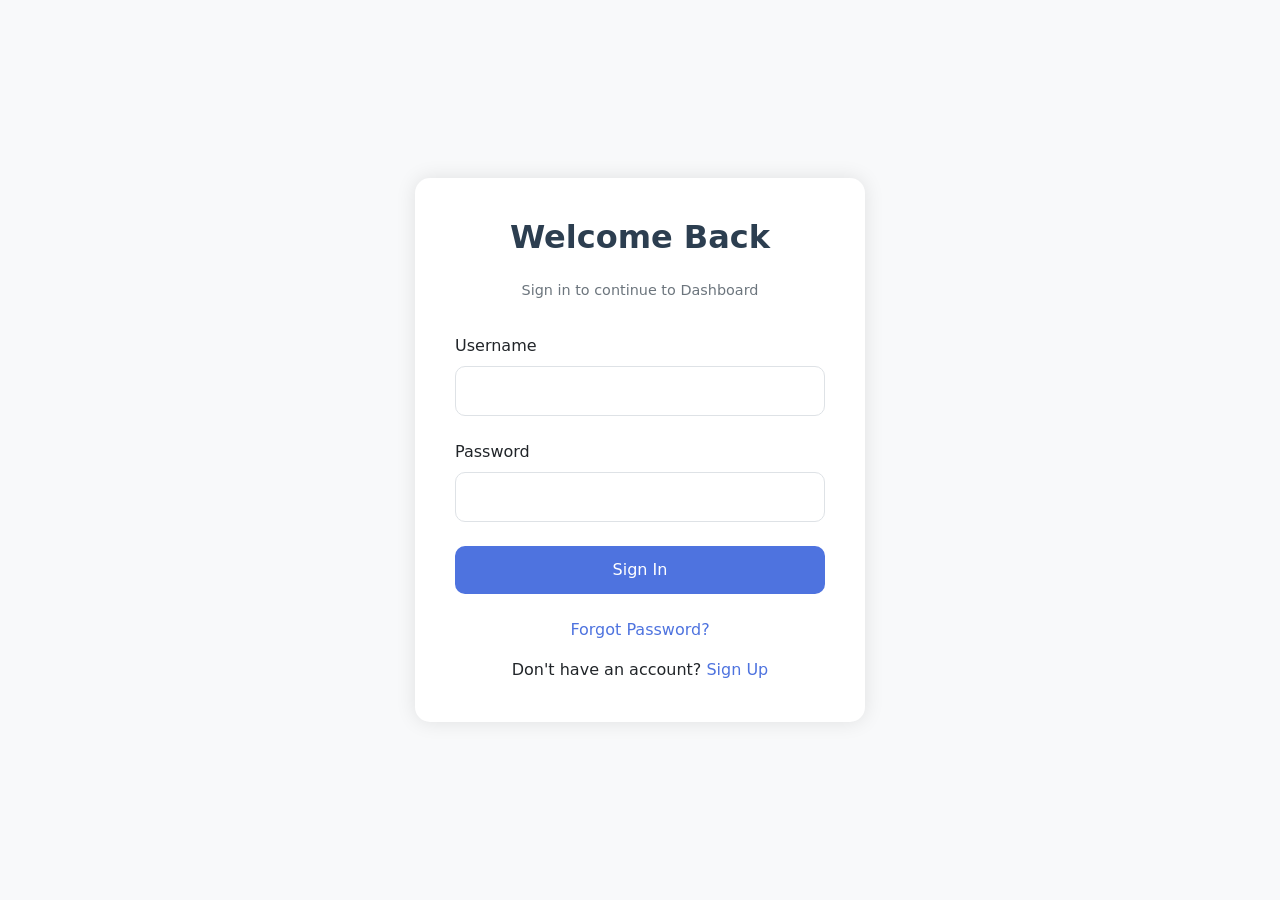
<file: index.html>
<!DOCTYPE html>
<html lang="en">

<head>
    <meta charset="UTF-8">
    <meta name="viewport" content="width=device-width, initial-scale=1.0">
    <title>Login - API Dashboard</title>
    <link href="https://cdn.jsdelivr.net/npm/bootstrap@5.3.2/dist/css/bootstrap.min.css" rel="stylesheet">
    <link href="css/common.css" rel="stylesheet">
</head>

<body>
    <div class="auth-container">
        <div class="auth-box">
            <h2 class="auth-title text-center">Welcome Back</h2>
            <p class="auth-subtitle text-center">Sign in to continue to Dashboard</p>

            <form id="loginForm" onsubmit="handleLogin(event)">
                <div class="mb-4">
                    <label class="form-label">Username</label>
                    <input type="text" class="form-control" id="username" required>
                </div>
                <div class="mb-4">
                    <label class="form-label">Password</label>
                    <input type="password" class="form-control" id="password" required>
                </div>
                <button type="submit" class="btn btn-primary w-100">Sign In</button>
            </form>

            <div class="mt-4 text-center">
                <a href="forgot-password.html" class="auth-link">Forgot Password?</a>
            </div>
            <div class="mt-3 text-center">
                <span>Don't have an account? </span>
                <a href="register/register.html" class="auth-link">Sign Up</a>
            </div>
        </div>
    </div>

    <script>
        async function handleLogin(event) {
            event.preventDefault();

            const username = document.getElementById('username').value;
            const password = document.getElementById('password').value;

            console.log('Attempting login with:', { username, password }); // Debug line

            try {
                const response = await fetch('login.php', {
                    method: 'POST',
                    headers: {
                        'Content-Type': 'application/json',
                    },
                    body: JSON.stringify({
                        username: username,
                        password: password
                    })
                });

                const data = await response.json();
                console.log('Server response:', data); // Debug line

                if (data.success) {
                    window.location.href = 'home.html';
                } else {
                    alert(data.message || 'Login failed');
                }
            } catch (error) {
                console.error('Error:', error);
                alert('An error occurred during login');
            }
        }
    </script>
</body>

</html>
</file>
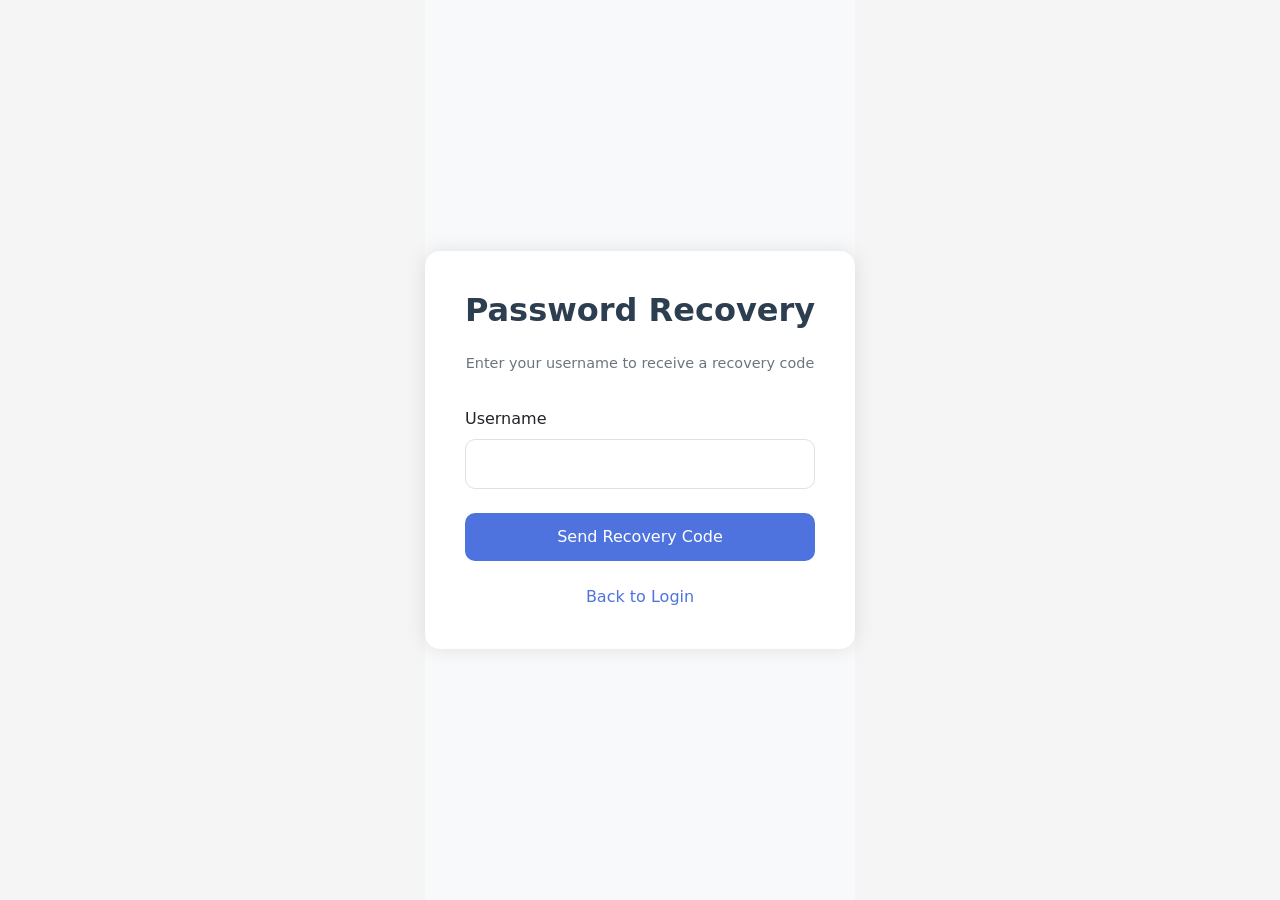
<file: forgot-password.html>
<!DOCTYPE html>
<html lang="en">

<head>
    <meta charset="UTF-8">
    <meta name="viewport" content="width=device-width, initial-scale=1.0">
    <title>Reset Password - API Dashboard</title>
    <link href="https://cdn.jsdelivr.net/npm/bootstrap@5.3.2/dist/css/bootstrap.min.css" rel="stylesheet">
    <link href="css/common.css" rel="stylesheet">
    <style>
        body {
            background-color: #f5f5f5;
            height: 100vh;
            display: flex;
            align-items: center;
            justify-content: center;
        }

        .recovery-form {
            background: white;
            padding: 30px;
            border-radius: 10px;
            box-shadow: 0 0 15px rgba(0, 0, 0, 0.1);
            width: 100%;
            max-width: 400px;
        }
    </style>
</head>

<body>
    <div class="auth-container">
        <div class="auth-box">
            <h2 class="auth-title text-center">Password Recovery</h2>
            <p class="auth-subtitle text-center">Enter your username to receive a recovery code</p>

            <div id="recoveryMessage" class="alert" style="display: none;"></div>

            <form id="recoveryForm" onsubmit="handleRecovery(event)">
                <div class="mb-4">
                    <label class="form-label">Username</label>
                    <input type="text" class="form-control" id="username" required>
                </div>
                <button type="submit" class="btn btn-primary w-100">Send Recovery Code</button>
            </form>

            <div class="mt-4 text-center">
                <a href="index.html" class="auth-link">Back to Login</a>
            </div>
        </div>
    </div>

    <script>
        async function handleRecovery(event) {
            event.preventDefault();
            const username = document.getElementById('username').value;
            const messageDiv = document.getElementById('recoveryMessage');
            messageDiv.style.display = 'none';

            try {
                const response = await fetch('recover-password.php', {
                    method: 'POST',
                    headers: {
                        'Content-Type': 'application/json',
                    },
                    body: JSON.stringify({ username })
                });

                if (!response.ok) {
                    throw new Error(`HTTP error! status: ${response.status}`);
                }

                const data = await response.json();

                if (data.success) {
                    messageDiv.className = 'alert alert-success';
                    messageDiv.textContent = 'Recovery code sent successfully!';
                    messageDiv.style.display = 'block';

                    // For development only
                    alert(`Your recovery code is: ${data.code}`);

                    setTimeout(() => {
                        window.location.href = 'reset-password.html';
                    }, 2000);
                } else {
                    messageDiv.className = 'alert alert-danger';
                    messageDiv.textContent = data.message || 'Recovery failed';
                    messageDiv.style.display = 'block';
                }
            } catch (error) {
                console.error('Error:', error);
                messageDiv.className = 'alert alert-danger';
                messageDiv.textContent = 'An error occurred. Please try again.';
                messageDiv.style.display = 'block';
            }
        }
    </script>
</body>

</html>
</file>
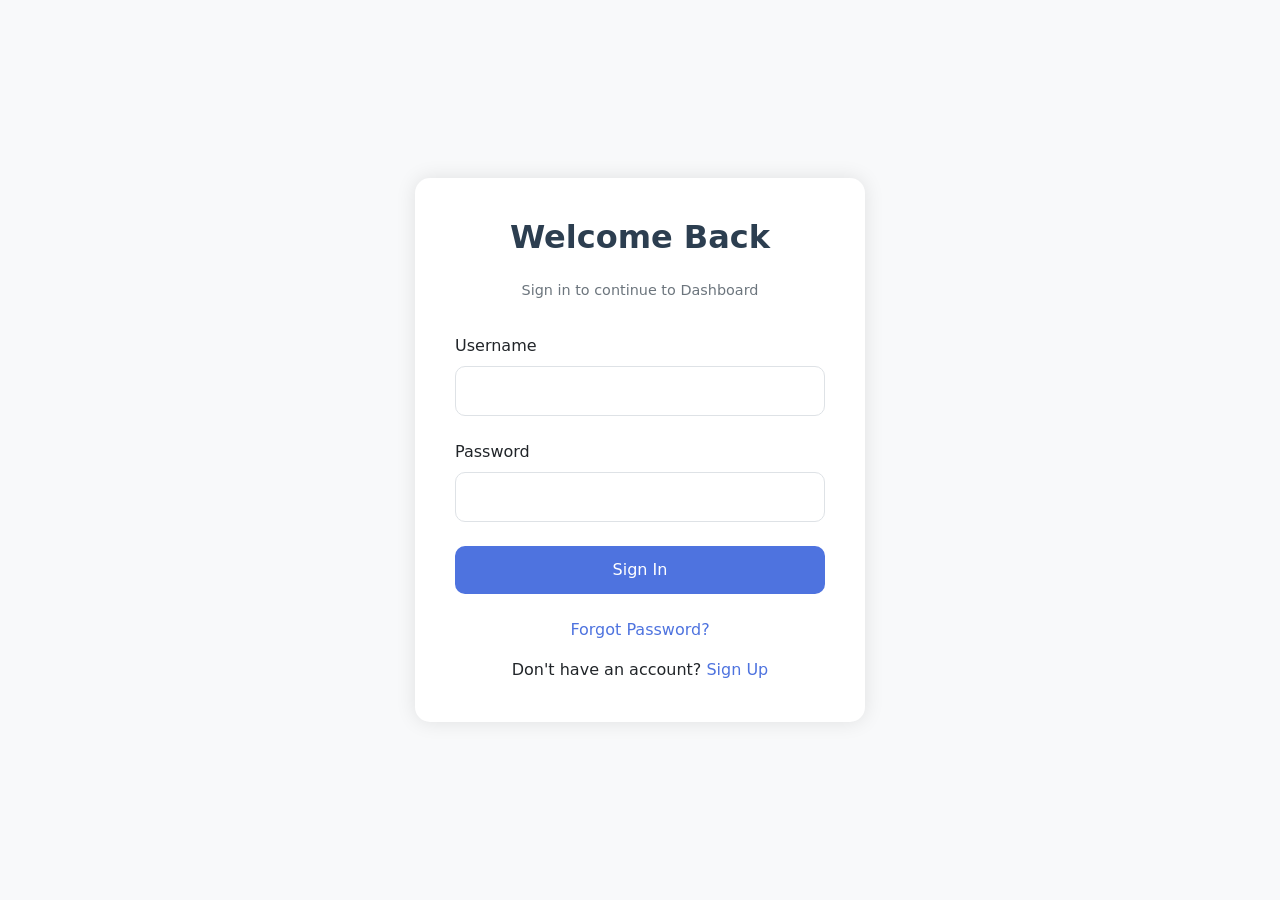
<file: home.html>
<!DOCTYPE html>
<html lang="en">

<head>
    <meta charset="UTF-8">
    <meta name="viewport" content="width=device-width, initial-scale=1.0">
    <title>Multi-Page Dashboard</title>
    <link href="https://cdnjs.cloudflare.com/ajax/libs/bootstrap/5.3.2/css/bootstrap.min.css" rel="stylesheet">
    <link href="https://cdnjs.cloudflare.com/ajax/libs/font-awesome/6.0.0/css/all.min.css" rel="stylesheet">
    <link href="https://cdn.jsdelivr.net/npm/bootstrap@5.3.0-alpha3/dist/css/bootstrap.min.css" rel="stylesheet">

    <style>
        body {
            padding-bottom: 60px;
            background-color: #f8f9fa;
        }

        .bottom-nav {
            position: fixed;
            bottom: 0;
            left: 0;
            right: 0;
            background: white;
            box-shadow: 0 -2px 10px rgba(0, 0, 0, 0.1);
            z-index: 1000;
            padding: 8px 0;
            display: flex;
            justify-content: space-around;
            align-items: center;
        }

        .bottom-nav .nav-link {
            display: flex;
            flex-direction: column;
            align-items: center;
            color: #6c757d;
            text-decoration: none;
            padding: 8px 16px;
            transition: all 0.3s ease;
            cursor: pointer;
        }

        .bottom-nav .nav-link i {
            font-size: 1.2rem;
            margin-bottom: 4px;
        }

        .bottom-nav .nav-link span {
            font-size: 0.75rem;
        }

        .bottom-nav .nav-link.active {
            color: #0d6efd;
        }

        .sidebar {
            display: none;
            position: fixed;
            top: 0;
            bottom: 0;
            left: 0;
            z-index: 100;
            padding: 48px 0 0;
            box-shadow: 0 0 10px rgba(0, 0, 0, 0.1);
            background-color: white;
        }

        .sidebar .nav-link {
            cursor: pointer;
        }

        .stat-card {
            border-radius: 15px;
            border: none;
            box-shadow: 0 2px 4px rgba(0, 0, 0, 0.05);
            transition: transform 0.2s;
        }

        .mobile-header {
            padding: 1rem;
            background: white;
            box-shadow: 0 2px 4px rgba(0, 0, 0, 0.05);
            margin-bottom: 1rem;
        }

        .page {
            display: none;
        }

        .page.active {
            display: block;
        }

        .gold-calculator {
            max-width: 600px;
            margin: 0 auto;
        }

        .price-display {
            font-size: 2rem;
            font-weight: bold;
            color: #ffd700;
            text-align: center;
            padding: 1rem;
            background: linear-gradient(145deg, #2c2c2c, #1a1a1a);
            border-radius: 15px;
            margin-bottom: 1.5rem;
        }

        .calculator-form {
            background: white;
            padding: 1.5rem;
            border-radius: 15px;
            box-shadow: 0 2px 4px rgba(0, 0, 0, 0.1);
        }

        .result-card {
            background: #f8f9fa;
            padding: 1rem;
            border-radius: 10px;
            margin-top: 1rem;
        }

        .weather-container {
            max-width: 600px;
            margin: 0 auto;
        }

        .weather-display {
            font-size: 2rem;
            font-weight: bold;
            color: #4a90e2;
            text-align: center;
            padding: 1rem;
            background: linear-gradient(145deg, #2c2c2c, #1a1a1a);
            border-radius: 15px;
            margin-bottom: 1.5rem;
            color: white;
        }

        .weather-form {
            background: white;
            padding: 1.5rem;
            border-radius: 15px;
            box-shadow: 0 2px 4px rgba(0, 0, 0, 0.1);
        }

        .weather-result {
            background: #f8f9fa;
            padding: 1rem;
            border-radius: 10px;
            margin-top: 1rem;
        }

        .weather-icon {
            width: 100px;
            height: 100px;
            margin: 0 auto;
            display: block;
        }

        .weather-details {
            display: grid;
            grid-template-columns: repeat(2, 1fr);
            gap: 1rem;
            margin-top: 1rem;
        }

        .weather-detail-item {
            text-align: center;
            padding: 0.5rem;
            background: white;
            border-radius: 8px;
        }

        .pollution-container {
            max-width: 600px;
            margin: 0 auto;
        }

        .pollution-display {
            font-size: 2rem;
            font-weight: bold;
            text-align: center;
            padding: 1rem;
            background: linear-gradient(145deg, #2c2c2c, #1a1a1a);
            border-radius: 15px;
            margin-bottom: 1.5rem;
            color: white;
        }

        .pollution-form {
            background: white;
            padding: 1.5rem;
            border-radius: 15px;
            box-shadow: 0 2px 4px rgba(0, 0, 0, 0.1);
        }

        .pollution-result {
            background: #f8f9fa;
            padding: 1rem;
            border-radius: 10px;
            margin-top: 1rem;
        }

        .aqi-indicator {
            width: 120px;
            height: 120px;
            border-radius: 50%;
            display: flex;
            align-items: center;
            justify-content: center;
            margin: 1rem auto;
            color: white;
            font-size: 2rem;
            font-weight: bold;
        }

        .pollution-details {
            display: grid;
            grid-template-columns: repeat(2, 1fr);
            gap: 1rem;
            margin-top: 1rem;
        }

        .pollution-detail-item {
            text-align: center;
            padding: 0.5rem;
            background: white;
            border-radius: 8px;
        }

        /* AQI colors */
        .aqi-1 {
            background-color: #00e400;
        }

        .aqi-2 {
            background-color: #ffff00;
            color: black;
        }

        .aqi-3 {
            background-color: #ff7e00;
        }

        .aqi-4 {
            background-color: #ff0000;
        }

        .aqi-5 {
            background-color: #8f3f97;
        }

        .log-container {
            max-width: 800px;
            margin: 2rem auto;
            background: #ffffff;
            padding: 2rem;
            border-radius: 15px;
            box-shadow: 0 4px 8px rgba(0, 0, 0, 0.1);
        }

        .log-table {
            width: 100%;
            border-collapse: collapse;
            margin-top: 1.5rem;
            animation: fadeIn 1s;
        }

        .log-table th,
        .log-table td {
            border: 1px solid #ddd;
            padding: 12px;
            text-align: left;
        }

        .log-table th {
            background-color: #f4f4f4;
            font-weight: bold;
        }

        .log-form {
            display: flex;
            flex-direction: column;
            gap: 1rem;
        }

        .log-form input,
        .log-form button {
            padding: 0.75rem;
            border: 1px solid #ddd;
            border-radius: 5px;
        }

        .log-form button {
            background-color: #007bff;
            color: white;
            cursor: pointer;
            transition: background-color 0.3s;
        }

        .log-form button:hover {
            background-color: #0056b3;
        }

        .log-message {
            color: #28a745;
            margin-top: 1rem;
            animation: fadeInOut 3s;
        }

        @keyframes fadeIn {
            from {
                opacity: 0;
            }

            to {
                opacity: 1;
            }
        }

        @keyframes fadeInOut {
            0% {
                opacity: 0;
            }

            50% {
                opacity: 1;
            }

            100% {
                opacity: 0;
            }
        }

        .action-buttons {
            display: flex;
            justify-content: space-between;
            margin-top: 1.5rem;
        }

        .action-buttons button {
            padding: 0.75rem 1.5rem;
            border: 1px solid #ddd;
            border-radius: 5px;
            cursor: pointer;
            transition: background-color 0.3s;
        }

        .action-buttons button:hover {
            background-color: #f0f0f0;
        }

        .logs-container {
            max-width: 1200px;
            margin: 0 auto;
            padding: 1rem;
        }

        .filters-section {
            background: white;
            padding: 1rem;
            border-radius: 8px;
            margin-bottom: 1rem;
            box-shadow: 0 2px 4px rgba(0, 0, 0, 0.1);
        }

        .logs-table {
            width: 100%;
            border-collapse: collapse;
            background: white;
            border-radius: 8px;
            overflow: hidden;
            box-shadow: 0 2px 4px rgba(0, 0, 0, 0.1);
        }

        .logs-table th,
        .logs-table td {
            padding: 0.75rem;
            border-bottom: 1px solid #e2e8f0;
            text-align: left;
        }

        .logs-table th {
            background: #f8f9fa;
            font-weight: 600;
            cursor: pointer;
        }

        .logs-table th:hover {
            background: #e9ecef;
        }

        .pagination {
            display: flex;
            justify-content: center;
            gap: 0.5rem;
            margin-top: 1rem;
        }

        .pagination button {
            padding: 0.5rem 1rem;
            border: 1px solid #dee2e6;
            border-radius: 4px;
            background: white;
            cursor: pointer;
        }

        .pagination button.active {
            background: #007bff;
            color: white;
            border-color: #007bff;
        }

        .pagination button:disabled {
            background: #e9ecef;
            cursor: not-allowed;
        }

        @media (min-width: 768px) {
            body {
                padding-bottom: 0;
            }

            .sidebar {
                display: block;
            }

            .bottom-nav {
                display: none;
            }

            .mobile-header {
                display: none;
            }

            main {
                margin-left: 25%;
            }
        }

        @media (max-width: 767px) {
            .sidebar {
                display: none;
            }

            .bottom-nav {
                display: flex;
            }

            main {
                margin-left: 0;
                padding: 0 15px;
            }
        }
    </style>
</head>

<body>
    <script>
        // Add this at the start of your file, right after opening <body> tag
        document.addEventListener('DOMContentLoaded', async () => {
            try {
                const response = await fetch('check_session.php');
                const data = await response.json();

                if (!data.logged_in) {
                    window.location.href = 'index.html';
                }
            } catch (error) {
                console.error('Error checking session:', error);
                window.location.href = 'index.html';
            }
        });
    </script>
    <div class="container-fluid">
        <div class="row">
            <!-- Sidebar -->
            <nav class="col-md-3 col-lg-2 d-md-block bg-white sidebar collapse">
                <div class="position-sticky pt-3">
                    <div class="text-center mb-4">
                        <h4 class="text-primary">
                            <i class="fas fa-chart-line me-2"></i>Dashboard
                        </h4>
                    </div>
                    <ul class="nav flex-column">
                        <li class="nav-item">
                            <a class="nav-link active" onclick="showPage('home')">
                                <i class="fas fa-home"></i> Overview
                            </a>
                        </li>
                        <li class="nav-item">
                            <a class="nav-link" onclick="showPage('pollution')">
                                <i class="fas fa-smog"></i> Air Pollution
                            </a>
                        </li>
                        <li class="nav-item">
                            <a class="nav-link" onclick="showPage('weather')">
                                <i class="fas fa-cloud"></i> Weather
                            </a>
                        </li>
                        <li class="nav-item">
                            <a class="nav-link" onclick="showPage('gold')">
                                <i class="fas fa-coins"></i> Gold Calculator
                            </a>
                        </li>
                        <li class="nav-item">
                            <a class="nav-link" onclick="showPage('logs')">
                                <i class="fas fa-history"></i> API Logs
                            </a>
                        </li>
                    </ul>
                </div>
            </nav>

            <!-- Main content -->
            <main class="col-md-9 ms-sm-auto col-lg-10 px-md-4">
                <!-- Mobile Header -->
                <div class="mobile-header d-md-none">
                    <div class="d-flex justify-content-between align-items-center">
                        <h5 class="mb-0" id="page-title">Overview</h5>
                        <div class="d-flex align-items-center">
                            <button class="btn btn-link">
                                <i class="fas fa-search"></i>
                            </button>
                            <button class="btn btn-link">
                                <i class="fas fa-bell"></i>
                            </button>
                        </div>
                    </div>
                </div>

                <!-- Home/Overview Page -->
                <div id="home" class="page">
                    <div class="row">
                        <div class="col-md-4 mb-4">
                            <div class="card stat-card">
                                <div class="card-body">
                                    <h5 class="card-title">
                                        <i class="fas fa-cloud text-primary"></i> Weather API
                                    </h5>
                                    <p class="card-text">Check weather conditions for any city.</p>
                                </div>
                            </div>
                        </div>
                        <div class="col-md-4 mb-4">
                            <div class="card stat-card">
                                <div class="card-body">
                                    <h5 class="card-title">
                                        <i class="fas fa-smog text-warning"></i> Air Pollution API
                                    </h5>
                                    <p class="card-text">Monitor air quality indices and pollutants.</p>
                                </div>
                            </div>
                        </div>
                        <div class="col-md-4 mb-4">
                            <div class="card stat-card">
                                <div class="card-body">
                                    <h5 class="card-title">
                                        <i class="fas fa-coins text-success"></i> Gold Price API
                                    </h5>
                                    <p class="card-text">Calculate gold prices based on weight and purity.</p>
                                </div>
                            </div>
                        </div>
                    </div>
                    <!-- Add summary cards or welcome message -->
                    <div class="card">
                        <div class="card-body">
                            <h4>Welcome to the API Dashboard</h4>
                            <p>Use the navigation menu to access different API features:</p>
                            <ul>
                                <li>Check weather conditions worldwide</li>
                                <li>Monitor air pollution levels</li>
                                <li>Calculate gold prices</li>
                                <li>View API usage logs</li>
                            </ul>
                        </div>
                    </div>
                </div>

                <!-- Pollution -->
                <div id="pollution" class="page">
                    <div class="card">
                        <div class="card-body">
                            <div class="pollution-container">
                                <div class="pollution-form">
                                    <div class="mb-3">
                                        <label for="cityInput" class="form-label">Enter City Name</label>
                                        <input type="text" class="form-control" id="cityInput"
                                            placeholder="Enter city name">
                                    </div>

                                    <button class="btn btn-primary w-100" onclick="getAirPollution()">Check Air
                                        Quality</button>

                                    <div class="pollution-result mt-3" id="pollutionResult" style="display: none;">
                                        <div class="text-center">
                                            <h3 id="cityName">City Name</h3>
                                            <div id="aqiIndicator" class="aqi-indicator">--</div>
                                            <div class="h4" id="aqiDescription">Air Quality Index</div>
                                        </div>

                                        <div class="pollution-details">
                                            <div class="pollution-detail-item">
                                                <div class="text-muted">Carbon Monoxide (CO)</div>
                                                <div id="co">-- μg/m³</div>
                                            </div>
                                            <div class="pollution-detail-item">
                                                <div class="text-muted">Nitrogen Dioxide (NO₂)</div>
                                                <div id="no2">-- μg/m³</div>
                                            </div>
                                            <div class="pollution-detail-item">
                                                <div class="text-muted">Ozone (O₃)</div>
                                                <div id="o3">-- μg/m³</div>
                                            </div>
                                            <div class="pollution-detail-item">
                                                <div class="text-muted">Sulfur Dioxide (SO₂)</div>
                                                <div id="so2">-- μg/m³</div>
                                            </div>
                                            <div class="pollution-detail-item">
                                                <div class="text-muted">PM2.5</div>
                                                <div id="pm2_5">-- μg/m³</div>
                                            </div>
                                            <div class="pollution-detail-item">
                                                <div class="text-muted">PM10</div>
                                                <div id="pm10">-- μg/m³</div>
                                            </div>
                                        </div>
                                    </div>
                                </div>
                            </div>
                        </div>
                    </div>
                </div>

                <!-- Weather Page -->
                <div id="weather" class="page">
                    <div class="card">
                        <div class="card-body">
                            <div class="weather-container">
                                <div class="weather-form">
                                    <div class="mb-3">
                                        <label for="cityInput" class="form-label">Enter City Name</label>
                                        <input type="text" class="form-control" id="cityInput"
                                            placeholder="Enter city name">
                                    </div>

                                    <button class="btn btn-primary w-100" onclick="getWeather()">Get Weather</button>

                                    <div class="weather-result mt-3" id="weatherResult" style="display: none;">
                                        <div class="text-center">
                                            <h3 id="cityName">City Name</h3>
                                            <img id="weatherIcon" class="weather-icon" src="" alt="Weather Icon">
                                            <div class="h2" id="temperature">--°C</div>
                                            <div class="h4" id="weatherDescription">Weather Description</div>
                                        </div>

                                        <div class="weather-details">
                                            <div class="weather-detail-item">
                                                <div class="text-muted">Humidity</div>
                                                <div id="humidity">--%</div>
                                            </div>
                                            <div class="weather-detail-item">
                                                <div class="text-muted">Wind Speed</div>
                                                <div id="windSpeed">-- m/s</div>
                                            </div>
                                            <div class="weather-detail-item">
                                                <div class="text-muted">Pressure</div>
                                                <div id="pressure">-- hPa</div>
                                            </div>
                                            <div class="weather-detail-item">
                                                <div class="text-muted">Feels Like</div>
                                                <div id="feelsLike">--°C</div>
                                            </div>
                                        </div>
                                    </div>
                                </div>
                            </div>
                        </div>
                    </div>
                </div>

                <!-- Gold Page -->
                <div id="gold" class="page">
                    <div class="card">
                        <div class="card-body">
                            <div class="gold-calculator">
                                <div class="price-display mb-4">
                                    <small class="text-muted">Current Gold Price (per gram)</small>
                                    <div id="currentPrice">Loading...</div>
                                </div>

                                <div class="calculator-form">
                                    <div class="mb-3">
                                        <label for="gramInput" class="form-label">Enter Weight (grams)</label>
                                        <input type="number" class="form-control" id="gramInput" step="0.01" min="0"
                                            placeholder="Enter weight in grams">
                                    </div>

                                    <div class="mb-3">
                                        <label for="puritySelect" class="form-label">Select Gold Purity</label>
                                        <select class="form-select" id="puritySelect">
                                            <option value="1">24K (99.9% pure)</option>
                                            <option value="0.91666">22K (91.67% pure)</option>
                                            <option value="0.75">18K (75% pure)</option>
                                            <option value="0.585">14K (58.5% pure)</option>
                                        </select>
                                    </div>

                                    <div class="result-card mt-3" id="resultCard" style="display: none;">
                                        <h6 class="text-muted">Calculated Price</h6>
                                        <div class="h3" id="calculatedPrice">$0.00</div>
                                        <small class="text-muted">Based on current market price</small>
                                    </div>
                                </div>
                            </div>
                        </div>
                    </div>
                </div>

                <!-- Add Logs page -->
                <div id="logs" class="page">
                    <div class="logs-container">
                        <div class="filters-section">
                            <div class="row">
                                <div class="col-md-3">
                                    <label for="apiFilter">API:</label>
                                    <select id="apiFilter" class="form-control">
                                        <option value="">All APIs</option>
                                        <option value="gold">Gold Price</option>
                                        <option value="weather">Weather</option>
                                        <option value="pollution">Air Pollution</option>
                                    </select>
                                </div>
                                <div class="col-md-3">
                                    <label for="dateFrom">From:</label>
                                    <input type="date" id="dateFrom" class="form-control">
                                </div>
                                <div class="col-md-3">
                                    <label for="dateTo">To:</label>
                                    <input type="date" id="dateTo" class="form-control">
                                </div>
                                <div class="col-md-3">
                                    <button class="btn btn-primary mt-4" onclick="applyFilters()">Apply Filters</button>
                                    <button class="btn btn-secondary mt-4" onclick="exportLogs()">Export CSV</button>
                                </div>
                            </div>
                        </div>

                        <table class="logs-table">
                            <thead>
                                <tr>
                                    <th onclick="sortLogs('created_at')">Date/Time</th>
                                    <th onclick="sortLogs('api_name')">API</th>
                                    <th onclick="sortLogs('function_name')">Function</th>
                                    <th onclick="sortLogs('user_id')">User ID</th>
                                    <th>Request Data</th>
                                    <th onclick="sortLogs('response_status')">Status</th>
                                </tr>
                            </thead>
                            <tbody id="logsTableBody">
                                <!-- Logs will be inserted here -->
                            </tbody>
                        </table>

                        <div class="pagination" id="pagination">
                            <!-- Pagination buttons will be inserted here -->
                        </div>
                    </div>
                </div>
            </main>
        </div>
    </div>

    <!-- Bottom Navigation -->
    <nav class="bottom-nav">
        <a class="nav-link active" onclick="showPage('home')">
            <i class="fas fa-home"></i>
            <span>Home</span>
        </a>
        <a class="nav-link" onclick="showPage('pollution')">
            <i class="fas fa-smog"></i> Air Pollution
        </a>
        <a class="nav-link" onclick="showPage('weather')">
            <i class="fas fa-cloud"></i> Weather
        </a>
        <a class="nav-link" onclick="showPage('gold')">
            <i class="fas fa-coins"></i> Gold Calculator
        </a>
        <a class="nav-link" onclick="showPage('logs')">
            <i class="fas fa-history"></i> API Logs
        </a>
    </nav>

    <script src="https://cdnjs.cloudflare.com/ajax/libs/bootstrap/5.3.2/js/bootstrap.bundle.min.js"></script>
    <script>
        function showPage(pageId) {
            // Hide all pages
            document.querySelectorAll('.page').forEach(page => {
                page.classList.remove('active');
            });

            // Show selected page
            document.getElementById(pageId).classList.add('active');

            // Update page title
            const titles = {
                'home': 'Overview',
                'pollution': 'Air Pollution',
                'weather': 'Weather',
                'gold': 'Gold Calculator',
                'logs': 'API Logs' // Add 'logs' to titles
            };
            document.getElementById('page-title').textContent = titles[pageId];

            // Update active nav links
            document.querySelectorAll('.nav-link').forEach(link => {
                link.classList.remove('active');
            });

            // Update both sidebar and bottom nav
            document.querySelectorAll(`.nav-link`).forEach(link => {
                if (titles[pageId] && link.textContent.toLowerCase().includes(titles[pageId].toLowerCase())) {
                    link.classList.add('active');
                }
            });

            // Add this at the end of the function
            if (pageId === 'logs') {
                fetchLogs(); // Immediate refresh when showing logs
            }
        }

        // Your API key should be properly secured in a production environment
        const API_KEY = 'vAYlp86j4E4ukxwAk6O/ig==nereNCaAvyja6PYf';
        let currentGoldPrice = 0;

        // Function to fetch gold price
        async function fetchGoldPrice() {
            try {
                const response = await fetch('https://api.api-ninjas.com/v1/goldprice?currency=USD', {
                    headers: {
                        'X-Api-Key': API_KEY
                    }
                });
                const data = await response.json();

                // Log the API call
                await fetch('log_api.php', {
                    method: 'POST',
                    headers: {
                        'Content-Type': 'application/json',
                    },
                    body: JSON.stringify({
                        api_name: 'gold',
                        function_name: 'fetchGoldPrice',
                        request_data: JSON.stringify({ currency: 'USD' }),
                        response_status: response.ok ? 'success' : 'error'
                    })
                });

                // Convert price per ounce to price per gram (1 troy oz = 31.1035 grams)
                currentGoldPrice = data.price / 31.1035;

                // Update the display
                document.getElementById('currentPrice').textContent =
                    `$${currentGoldPrice.toFixed(2)} USD`;
            } catch (error) {
                // Log the error
                await fetch('log_api.php', {
                    method: 'POST',
                    headers: {
                        'Content-Type': 'application/json',
                    },
                    body: JSON.stringify({
                        api_name: 'gold',
                        function_name: 'fetchGoldPrice',
                        request_data: JSON.stringify({ currency: 'USD' }),
                        response_status: 'error'
                    })
                });
                document.getElementById('currentPrice').textContent =
                    'Error fetching price';
                console.error('Error:', error);
            }
        }

        // Function to calculate price based on weight and purity
        function calculatePrice() {
            const weight = parseFloat(document.getElementById('gramInput').value);
            const purity = parseFloat(document.getElementById('puritySelect').value);

            if (isNaN(weight) || weight <= 0) {
                alert('Please enter a valid weight');
                return;
            }

            const calculatedPrice = weight * currentGoldPrice * purity;
            document.getElementById('resultCard').style.display = 'block';
            document.getElementById('calculatedPrice').textContent =
                `$${calculatedPrice.toFixed(2)} USD`;
        }



        // Fetch gold price when the page loads and every 5 minutes
        fetchGoldPrice();
        setInterval(fetchGoldPrice, 300000); // 5 minutes

        // Auto-calculate when input changes
        document.getElementById('gramInput')?.addEventListener('input', calculatePrice);
        document.getElementById('puritySelect')?.addEventListener('change', calculatePrice);


        // Your API key should be properly secured in a production environment
        const WEATHER_API_KEY = '81f9510286b224b07e652a418af3e06e';

        // Function to fetch weather data
        async function getWeather() {
            const city = document.getElementById('cityInput').value;

            if (!city) {
                alert('Please enter a city name');
                return;
            }

            try {
                const response = await fetch(`https://api.openweathermap.org/data/2.5/weather?q=${city}&appid=${WEATHER_API_KEY}&units=metric`);
                const data = await response.json();

                // Log the API call
                await fetch('log_api.php', {
                    method: 'POST',
                    headers: {
                        'Content-Type': 'application/json',
                    },
                    body: JSON.stringify({
                        api_name: 'weather',
                        function_name: 'getWeather',
                        request_data: JSON.stringify({ city: city }),
                        response_status: response.ok ? 'success' : 'error'
                    })
                });

                if (data.cod !== 200) {
                    throw new Error(data.message);
                }

                // Update the weather display
                document.getElementById('weatherResult').style.display = 'block';
                document.getElementById('cityName').textContent = data.name;
                document.getElementById('temperature').textContent = `${Math.round(data.main.temp)}°C`;
                document.getElementById('weatherDescription').textContent = data.weather[0].description;
                document.getElementById('humidity').textContent = `${data.main.humidity}%`;
                document.getElementById('windSpeed').textContent = `${data.wind.speed} m/s`;
                document.getElementById('pressure').textContent = `${data.main.pressure} hPa`;
                document.getElementById('feelsLike').textContent = `${Math.round(data.main.feels_like)}°C`;

                // Update weather icon
                const iconCode = data.weather[0].icon;
                document.getElementById('weatherIcon').src = `http://openweathermap.org/img/wn/${iconCode}@2x.png`;

            } catch (error) {
                // Log the error
                await fetch('log_api.php', {
                    method: 'POST',
                    headers: {
                        'Content-Type': 'application/json',
                    },
                    body: JSON.stringify({
                        api_name: 'weather',
                        function_name: 'getWeather',
                        request_data: JSON.stringify({ city: city }),
                        response_status: 'error'
                    })
                });
                alert('Error fetching weather data: ' + error.message);
                console.error('Error:', error);
            }
        }

        // Add event listener for Enter key in the input field
        document.getElementById('cityInput')?.addEventListener('keypress', function (e) {
            if (e.key === 'Enter') {
                getWeather();
            }
        });

        // AQI descriptions
        const aqiDescriptions = {
            1: 'Good',
            2: 'Fair',
            3: 'Moderate',
            4: 'Poor',
            5: 'Very Poor'
        };

        // Function to get coordinates from city name
        async function getCoordinates(city) {
            const response = await fetch(
                `http://api.openweathermap.org/geo/1.0/direct?q=${city}&limit=1&appid=${WEATHER_API_KEY}`
            );
            const data = await response.json();
            if (!data.length) throw new Error('City not found');
            return { lat: data[0].lat, lon: data[0].lon, name: data[0].name };
        }

        // Function to fetch air pollution data
        async function getAirPollution() {
            const city = document.getElementById('cityInput').value;

            if (!city) {
                alert('Please enter a city name');
                return;
            }

            try {
                // First get coordinates
                const coords = await getCoordinates(city);

                // Then get air pollution data
                const response = await fetch(
                    `http://api.openweathermap.org/data/2.5/air_pollution?lat=${coords.lat}&lon=${coords.lon}&appid=${WEATHER_API_KEY}`
                );
                const data = await response.json();

                // Log the API call
                await fetch('log_api.php', {
                    method: 'POST',
                    headers: {
                        'Content-Type': 'application/json',
                    },
                    body: JSON.stringify({
                        api_name: 'pollution',
                        function_name: 'getAirPollution',
                        request_data: JSON.stringify({ city: city }),
                        response_status: response.ok ? 'success' : 'error'
                    })
                });

                // Update the display
                document.getElementById('pollutionResult').style.display = 'block';
                document.getElementById('cityName').textContent = coords.name;

                const aqi = data.list[0].main.aqi;
                const components = data.list[0].components;

                // Update AQI indicator
                const aqiIndicator = document.getElementById('aqiIndicator');
                aqiIndicator.textContent = aqi;
                aqiIndicator.className = `aqi-indicator aqi-${aqi}`;
                document.getElementById('aqiDescription').textContent = aqiDescriptions[aqi];

                // Update components
                document.getElementById('co').textContent = `${components.co.toFixed(2)} μg/m³`;
                document.getElementById('no2').textContent = `${components.no2.toFixed(2)} μg/m³`;
                document.getElementById('o3').textContent = `${components.o3.toFixed(2)} μg/m³`;
                document.getElementById('so2').textContent = `${components.so2.toFixed(2)} μg/m³`;
                document.getElementById('pm2_5').textContent = `${components.pm2_5.toFixed(2)} μg/m³`;
                document.getElementById('pm10').textContent = `${components.pm10.toFixed(2)} μg/m³`;

            } catch (error) {
                // Log the error
                await fetch('log_api.php', {
                    method: 'POST',
                    headers: {
                        'Content-Type': 'application/json',
                    },
                    body: JSON.stringify({
                        api_name: 'pollution',
                        function_name: 'getAirPollution',
                        request_data: JSON.stringify({ city: city }),
                        response_status: 'error'
                    })
                });
                alert('Error fetching air pollution data: ' + error.message);
                console.error('Error:', error);
            }
        }

        // Add event listener for Enter key in the input field
        document.getElementById('cityInput')?.addEventListener('keypress', function (e) {
            if (e.key === 'Enter') {
                getAirPollution();
            }
        });

        let currentPage = 1;
        let currentSort = 'created_at';
        let currentOrder = 'DESC';

        // Function to fetch and display logs
        async function fetchLogs() {
            const apiFilter = document.getElementById('apiFilter').value;
            const dateFrom = document.getElementById('dateFrom').value;
            const dateTo = document.getElementById('dateTo').value;

            try {
                const response = await fetch(`get_logs.php?page=${currentPage}&sort=${currentSort}&order=${currentOrder}` +
                    `${apiFilter ? '&api=' + apiFilter : ''}` +
                    `${dateFrom ? '&date_from=' + dateFrom : ''}` +
                    `${dateTo ? '&date_to=' + dateTo : ''}`
                );

                if (!response.ok) {
                    throw new Error(`HTTP error! status: ${response.status}`);
                }

                const data = await response.json();

                displayLogs(data.logs);
                updatePagination(data.total_pages, data.current_page);
            } catch (error) {
                console.error('Error fetching logs:', error);
            }
        }

        // Function to display logs in table
        function displayLogs(logs) {
            const tbody = document.getElementById('logsTableBody');
            tbody.innerHTML = '';

            logs.forEach(log => {
                const row = document.createElement('tr');
                row.innerHTML = `
                    <td>${new Date(log.created_at).toLocaleString()}</td>
                    <td>${log.api_name}</td>
                    <td>${log.function_name}</td>
                    <td>${log.user_id}</td>
                    <td>${log.request_data}</td>
                    <td>${log.response_status}</td>
                `;
                tbody.appendChild(row);
            });
        }

        // Function to update pagination
        function updatePagination(totalPages, currentPage) {
            const pagination = document.getElementById('pagination');
            pagination.innerHTML = '';

            // Previous button
            const prevButton = document.createElement('button');
            prevButton.textContent = 'Previous';
            prevButton.disabled = currentPage === 1;
            prevButton.onclick = () => goToPage(currentPage - 1);
            pagination.appendChild(prevButton);

            // Page buttons
            for (let i = 1; i <= totalPages; i++) {
                const pageButton = document.createElement('button');
                pageButton.textContent = i;
                pageButton.classList.toggle('active', i === currentPage);
                pageButton.onclick = () => goToPage(i);
                pagination.appendChild(pageButton);
            }

            // Next button
            const nextButton = document.createElement('button');
            nextButton.textContent = 'Next';
            nextButton.disabled = currentPage === totalPages;
            nextButton.onclick = () => goToPage(currentPage + 1);
            pagination.appendChild(nextButton);
        }

        // Function to handle page navigation
        function goToPage(page) {
            currentPage = page;
            fetchLogs();
        }

        // Function to handle sorting
        function sortLogs(column) {
            if (currentSort === column) {
                currentOrder = currentOrder === 'ASC' ? 'DESC' : 'ASC';
            } else {
                currentSort = column;
                currentOrder = 'ASC';
            }
            fetchLogs();
        }

        // Function to apply filters
        function applyFilters() {
            currentPage = 1;
            fetchLogs();
        }

        // Update the exportLogs function
        function exportLogs() {
            const apiFilter = document.getElementById('apiFilter').value;
            const dateFrom = document.getElementById('dateFrom').value;
            const dateTo = document.getElementById('dateTo').value;

            // Build the URL with current filters
            let url = 'export_logs.php';
            const params = [];

            if (apiFilter) params.push(`api=${encodeURIComponent(apiFilter)}`);
            if (dateFrom) params.push(`date_from=${encodeURIComponent(dateFrom)}`);
            if (dateTo) params.push(`date_to=${encodeURIComponent(dateTo)}`);

            if (params.length > 0) {
                url += '?' + params.join('&');
            }

            // Use direct window.location for download
            window.location.href = url;
        }

        // Add this after the existing fetchLogs function
        function startAutoRefresh() {
            // Refresh logs every 5 seconds if logs page is active
            setInterval(() => {
                if (document.getElementById('logs').classList.contains('active')) {
                    fetchLogs();
                }
            }, 5000);
        }

        // Initialize logs on page load
        document.addEventListener('DOMContentLoaded', () => {
            fetchLogs();
            startAutoRefresh();
        });

    </script>
</body>

</html>
</file>
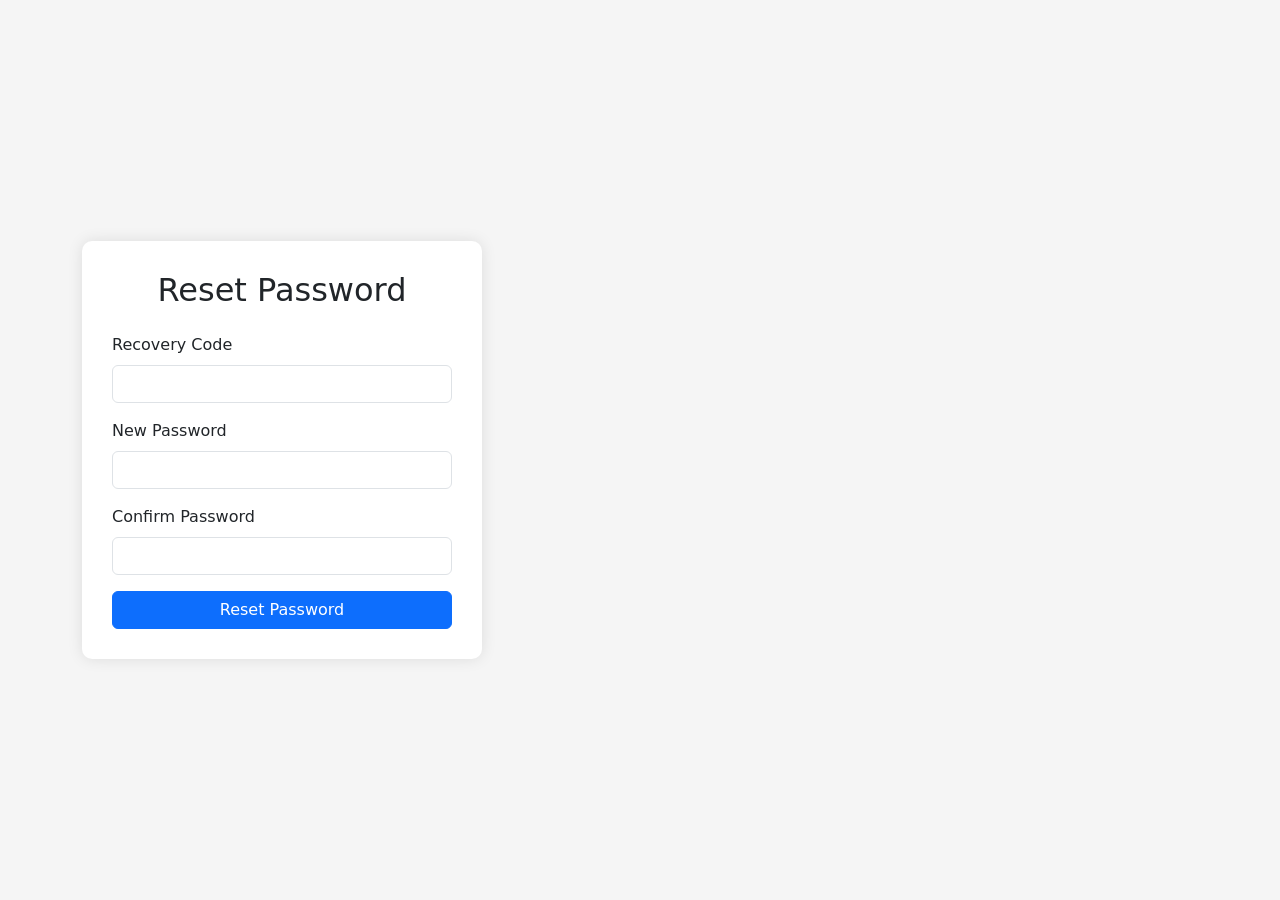
<file: reset-password.html>
<!DOCTYPE html>
<html lang="en">

<head>
    <meta charset="UTF-8">
    <meta name="viewport" content="width=device-width, initial-scale=1.0">
    <title>Reset Password</title>
    <link href="https://cdnjs.cloudflare.com/ajax/libs/bootstrap/5.3.2/css/bootstrap.min.css" rel="stylesheet">
    <style>
        body {
            background-color: #f5f5f5;
            height: 100vh;
            display: flex;
            align-items: center;
            justify-content: center;
        }

        .reset-form {
            background: white;
            padding: 30px;
            border-radius: 10px;
            box-shadow: 0 0 15px rgba(0, 0, 0, 0.1);
            width: 100%;
            max-width: 400px;
        }
    </style>
</head>

<body>
    <div class="container">
        <div class="reset-form">
            <h2 class="text-center mb-4">Reset Password</h2>
            <form id="resetForm" onsubmit="handleReset(event)">
                <div class="mb-3">
                    <label for="code" class="form-label">Recovery Code</label>
                    <input type="text" class="form-control" id="code" required>
                </div>
                <div class="mb-3">
                    <label for="newPassword" class="form-label">New Password</label>
                    <input type="password" class="form-control" id="newPassword" required>
                </div>
                <div class="mb-3">
                    <label for="confirmPassword" class="form-label">Confirm Password</label>
                    <input type="password" class="form-control" id="confirmPassword" required>
                </div>
                <button type="submit" class="btn btn-primary w-100">Reset Password</button>
            </form>
            <div id="resetMessage" style="display: none;" class="mt-3"></div>
        </div>
    </div>

    <script>
        async function handleReset(event) {
            event.preventDefault();
            const code = document.getElementById('code').value;
            const newPassword = document.getElementById('newPassword').value;
            const confirmPassword = document.getElementById('confirmPassword').value;
            const messageDiv = document.getElementById('resetMessage');

            try {
                if (newPassword !== confirmPassword) {
                    throw new Error('Passwords do not match');
                }

                const response = await fetch('reset-password.php', {
                    method: 'POST',
                    headers: {
                        'Content-Type': 'application/json',
                    },
                    body: JSON.stringify({
                        code: code,
                        newPassword: newPassword
                    })
                });

                if (!response.ok) {
                    throw new Error(`HTTP error! status: ${response.status}`);
                }

                const data = await response.json();

                if (data.success) {
                    messageDiv.className = 'alert alert-success';
                    messageDiv.textContent = 'Password reset successful!';
                    messageDiv.style.display = 'block';

                    setTimeout(() => {
                        window.location.href = 'index.html';
                    }, 2000);
                } else {
                    throw new Error(data.message || 'Reset failed');
                }
            } catch (error) {
                messageDiv.className = 'alert alert-danger';
                messageDiv.textContent = error.message;
                messageDiv.style.display = 'block';
            }
        }
    </script>
</body>

</html>
</file>
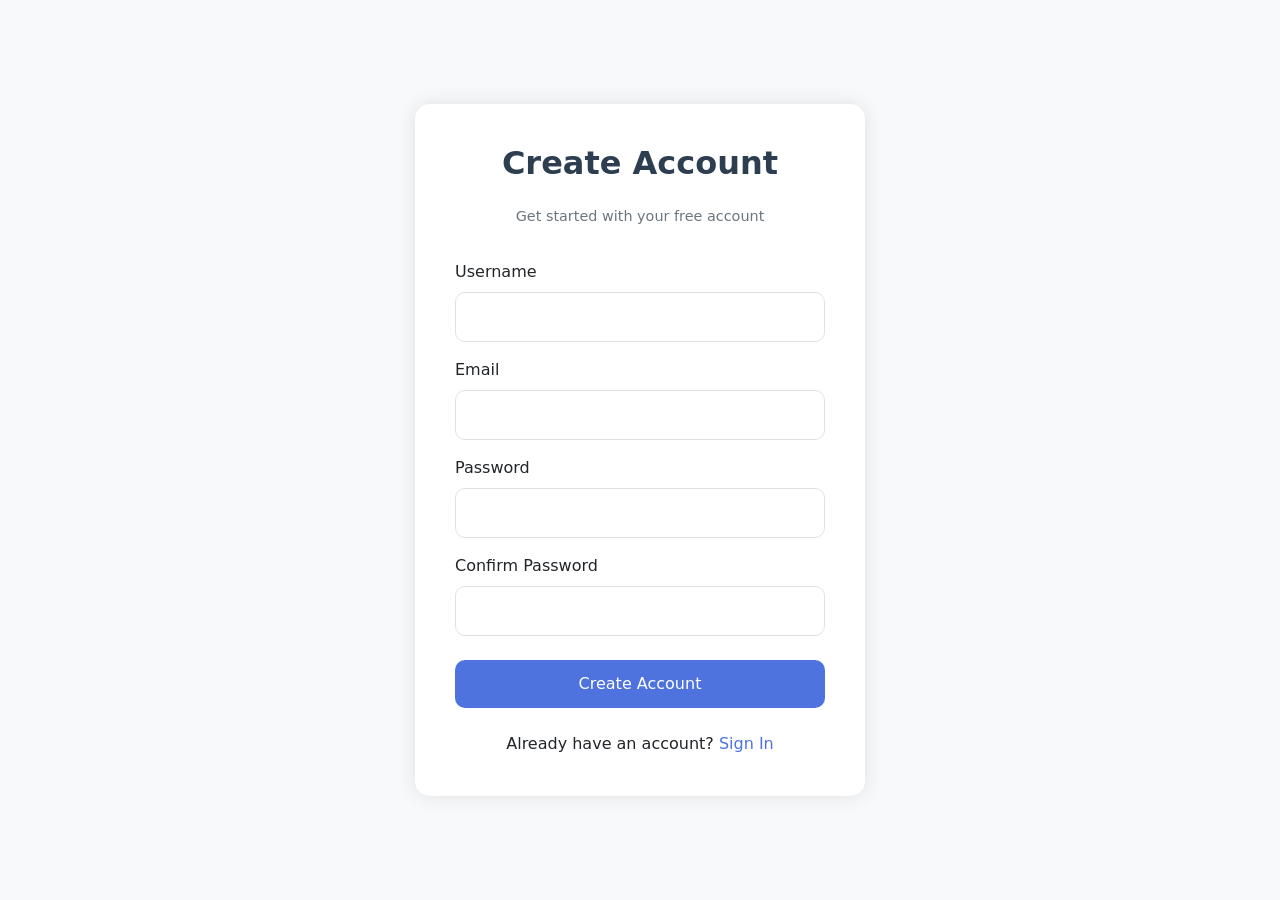
<file: register/register.html>
<!DOCTYPE html>
<html lang="en">

<head>
    <meta charset="UTF-8">
    <meta name="viewport" content="width=device-width, initial-scale=1.0">
    <title>Register - API Dashboard</title>
    <link href="https://cdn.jsdelivr.net/npm/bootstrap@5.3.2/dist/css/bootstrap.min.css" rel="stylesheet">
    <link href="../css/common.css" rel="stylesheet">
</head>

<body>
    <div class="auth-container">
        <div class="auth-box">
            <h2 class="auth-title text-center">Create Account</h2>
            <p class="auth-subtitle text-center">Get started with your free account</p>

            <div id="registerMessage" class="alert" style="display: none;"></div>

            <form id="registerForm" onsubmit="handleRegister(event)">
                <div class="mb-3">
                    <label class="form-label">Username</label>
                    <input type="text" class="form-control" id="username" required>
                </div>
                <div class="mb-3">
                    <label class="form-label">Email</label>
                    <input type="email" class="form-control" id="email" required>
                </div>
                <div class="mb-3">
                    <label class="form-label">Password</label>
                    <input type="password" class="form-control" id="password" required>
                </div>
                <div class="mb-4">
                    <label class="form-label">Confirm Password</label>
                    <input type="password" class="form-control" id="confirmPassword" required>
                </div>
                <button type="submit" class="btn btn-primary w-100">Create Account</button>
            </form>

            <div class="mt-4 text-center">
                <span>Already have an account? </span>
                <a href="../index.html" class="auth-link">Sign In</a>
            </div>
        </div>
    </div>

    <script>
        async function handleRegister(event) {
            event.preventDefault();
            const messageDiv = document.getElementById('registerMessage');

            const username = document.getElementById('username').value;
            const email = document.getElementById('email').value;
            const password = document.getElementById('password').value;
            const confirmPassword = document.getElementById('confirmPassword').value;

            if (password !== confirmPassword) {
                messageDiv.textContent = 'Passwords do not match';
                messageDiv.style.display = 'block';
                return;
            }

            try {
                const response = await fetch('../register.php', {
                    method: 'POST',
                    headers: {
                        'Content-Type': 'application/json',
                    },
                    body: JSON.stringify({
                        username,
                        email,
                        password
                    })
                });

                const data = await response.json();

                if (data.success) {
                    messageDiv.textContent = 'Registration successful! Redirecting to login...';
                    messageDiv.style.display = 'block';

                    setTimeout(() => {
                        window.location.href = '../index.html';
                    }, 2000);
                } else {
                    messageDiv.textContent = data.message || 'Registration failed';
                    messageDiv.style.display = 'block';
                }
            } catch (error) {
                console.error('Error:', error);
                messageDiv.textContent = 'An error occurred during registration';
                messageDiv.style.display = 'block';
            }
        }
    </script>
</body>

</html>
</file>
<file: css/common.css>
.auth-container {
    min-height: 100vh;
    display: flex;
    align-items: center;
    justify-content: center;
    background-color: #f8f9fa;
}

.auth-box {
    background: white;
    padding: 2.5rem;
    border-radius: 15px;
    box-shadow: 0 0 20px rgba(0, 0, 0, 0.1);
    width: 100%;
    max-width: 450px;
}

.auth-title {
    color: #2c3e50;
    margin-bottom: 1.5rem;
    font-weight: 600;
}

.auth-subtitle {
    color: #6c757d;
    margin-bottom: 2rem;
    font-size: 0.9rem;
}

.form-control {
    padding: 0.75rem 1rem;
    border-radius: 10px;
    border: 1px solid #dee2e6;
}

.form-control:focus {
    border-color: #4e73df;
    box-shadow: 0 0 0 0.2rem rgba(78, 115, 223, 0.25);
}

.btn-primary {
    padding: 0.75rem 1.5rem;
    border-radius: 10px;
    background-color: #4e73df;
    border: none;
    font-weight: 500;
}

.btn-primary:hover {
    background-color: #2e59d9;
}

.auth-link {
    color: #4e73df;
    text-decoration: none;
}

.auth-link:hover {
    text-decoration: underline;
}

.alert {
    border-radius: 10px;
    padding: 1rem;
}
</file>
